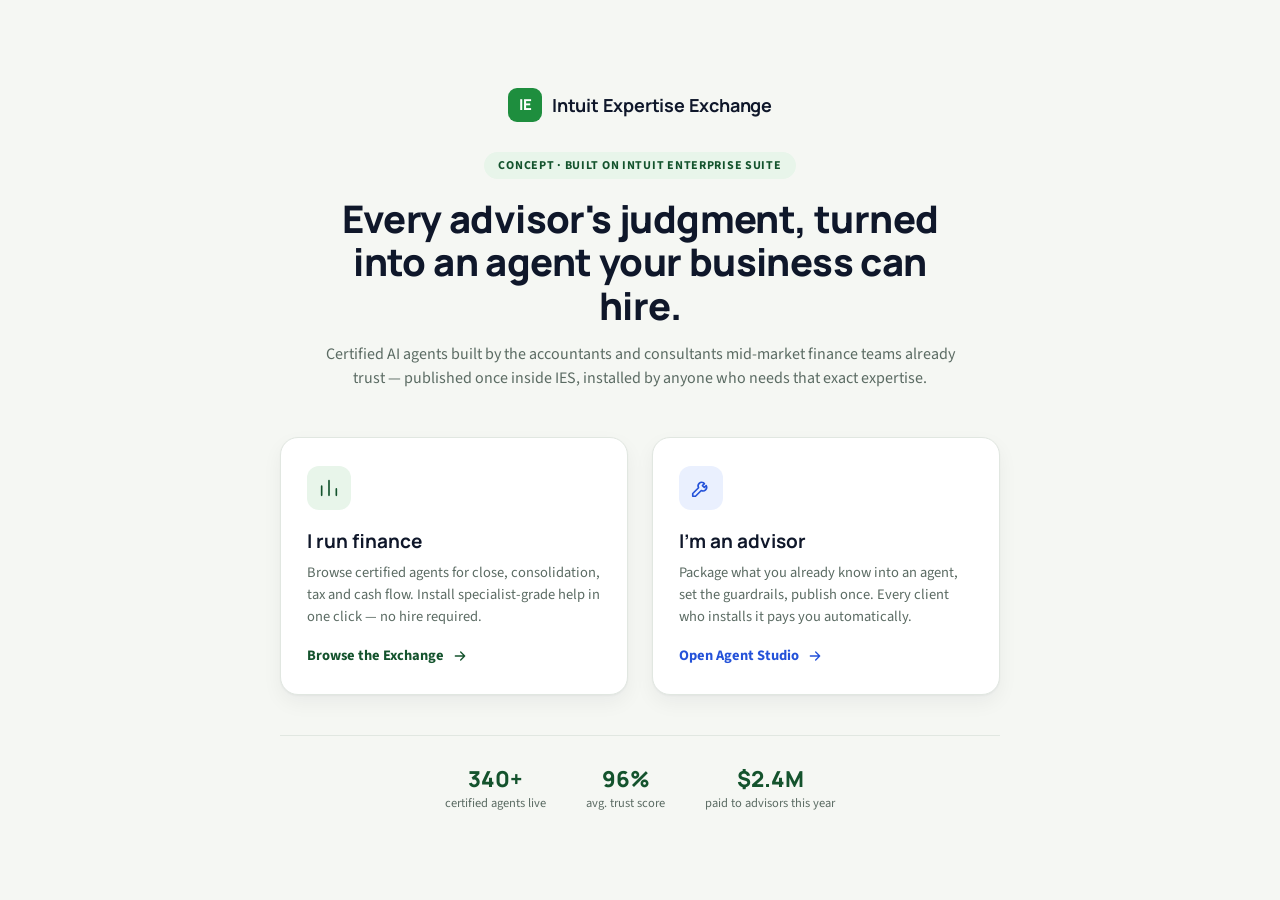
<file: index.html>
<!doctype html>
<html lang="en">
<head>
<meta charset="utf-8">
<meta name="viewport" content="width=device-width, initial-scale=1">
<title>Intuit Expertise Exchange</title>
<meta name="description" content="Every advisor's judgment, turned into an agent your business can hire.">
<link rel="preconnect" href="https://fonts.googleapis.com">
<link href="https://fonts.googleapis.com/css2?family=Manrope:wght@500;700;800&family=Source+Sans+3:wght@400;500;600;700&display=swap" rel="stylesheet">
<link rel="stylesheet" href="styles.css">
</head>
<body>
<div class="page" style="align-items:center; justify-content:center; padding:56px 20px;">
  <div style="width:100%; max-width:720px; display:flex; flex-direction:column; align-items:center;">

    <div style="display:flex; align-items:center; gap:10px; margin-bottom:30px;">
      <div style="width:34px; height:34px; border-radius:9px; background:var(--brand); display:flex; align-items:center; justify-content:center; color:#fff; font-family:'Manrope',sans-serif; font-weight:800; font-size:15px;">IE</div>
      <span style="font-family:'Manrope',sans-serif; font-weight:700; font-size:18px; letter-spacing:-.2px;">Intuit Expertise Exchange</span>
    </div>

    <div style="text-align:center; max-width:640px; margin-bottom:10px;">
      <div class="eyebrow" style="margin-bottom:18px;">Concept · Built on Intuit Enterprise Suite</div>
      <h1 style="font-size:38px; font-weight:800; line-height:1.15; letter-spacing:-.6px; margin:0 0 14px;">Every advisor's judgment, turned into an agent your business can hire.</h1>
      <p style="font-size:16px; line-height:1.55; color:var(--ink-soft); margin:0;">Certified AI agents built by the accountants and consultants mid-market finance teams already trust — published once inside IES, installed by anyone who needs that exact expertise.</p>
    </div>

    <div style="display:flex; gap:24px; margin-top:36px; width:100%; flex-wrap:wrap;">

      <a href="exchange.html" style="flex:1; min-width:260px;">
        <div class="role-card">
          <div class="icon-box brand" style="width:44px; height:44px; margin-bottom:18px;">
            <svg width="22" height="22" viewBox="0 0 24 24" fill="none" stroke="currentColor" stroke-width="1.8" stroke-linecap="round" stroke-linejoin="round"><path d="M4 20V10M12 20V4M20 20v-7"/></svg>
          </div>
          <div style="font-family:'Manrope',sans-serif; font-weight:700; font-size:19px; margin-bottom:8px;">I run finance</div>
          <p style="font-size:14.5px; color:var(--ink-soft); line-height:1.5; margin:0 0 18px; flex-grow:1;">Browse certified agents for close, consolidation, tax and cash flow. Install specialist-grade help in one click — no hire required.</p>
          <div style="display:flex; align-items:center; gap:8px; color:var(--brand-dark); font-weight:700; font-size:14.5px;">
            Browse the Exchange
            <svg width="16" height="16" viewBox="0 0 24 24" fill="none" stroke="currentColor" stroke-width="2" stroke-linecap="round" stroke-linejoin="round"><path d="M5 12h14M13 6l6 6-6 6"/></svg>
          </div>
        </div>
      </a>

      <a href="studio.html" style="flex:1; min-width:260px;">
        <div class="role-card">
          <div class="icon-box accent" style="width:44px; height:44px; margin-bottom:18px;">
            <svg width="22" height="22" viewBox="0 0 24 24" fill="none" stroke="currentColor" stroke-width="1.8" stroke-linecap="round" stroke-linejoin="round"><path d="M14.7 6.3a4 4 0 00-5.4 5.4L3 18v3h3l6.3-6.3a4 4 0 005.4-5.4l-2.1 2.1-2-2 2.1-2.1z"/></svg>
          </div>
          <div style="font-family:'Manrope',sans-serif; font-weight:700; font-size:19px; margin-bottom:8px;">I'm an advisor</div>
          <p style="font-size:14.5px; color:var(--ink-soft); line-height:1.5; margin:0 0 18px; flex-grow:1;">Package what you already know into an agent, set the guardrails, publish once. Every client who installs it pays you automatically.</p>
          <div style="display:flex; align-items:center; gap:8px; color:var(--accent); font-weight:700; font-size:14.5px;">
            Open Agent Studio
            <svg width="16" height="16" viewBox="0 0 24 24" fill="none" stroke="currentColor" stroke-width="2" stroke-linecap="round" stroke-linejoin="round"><path d="M5 12h14M13 6l6 6-6 6"/></svg>
          </div>
        </div>
      </a>

    </div>

    <div style="display:flex; gap:40px; margin-top:40px; padding-top:28px; border-top:1px solid var(--line); width:100%; justify-content:center; flex-wrap:wrap;">
      <div class="stat"><div class="num">340+</div><div class="label">certified agents live</div></div>
      <div class="stat"><div class="num">96%</div><div class="label">avg. trust score</div></div>
      <div class="stat"><div class="num">$2.4M</div><div class="label">paid to advisors this year</div></div>
    </div>

  </div>
</div>
</body>
</html>
</file>
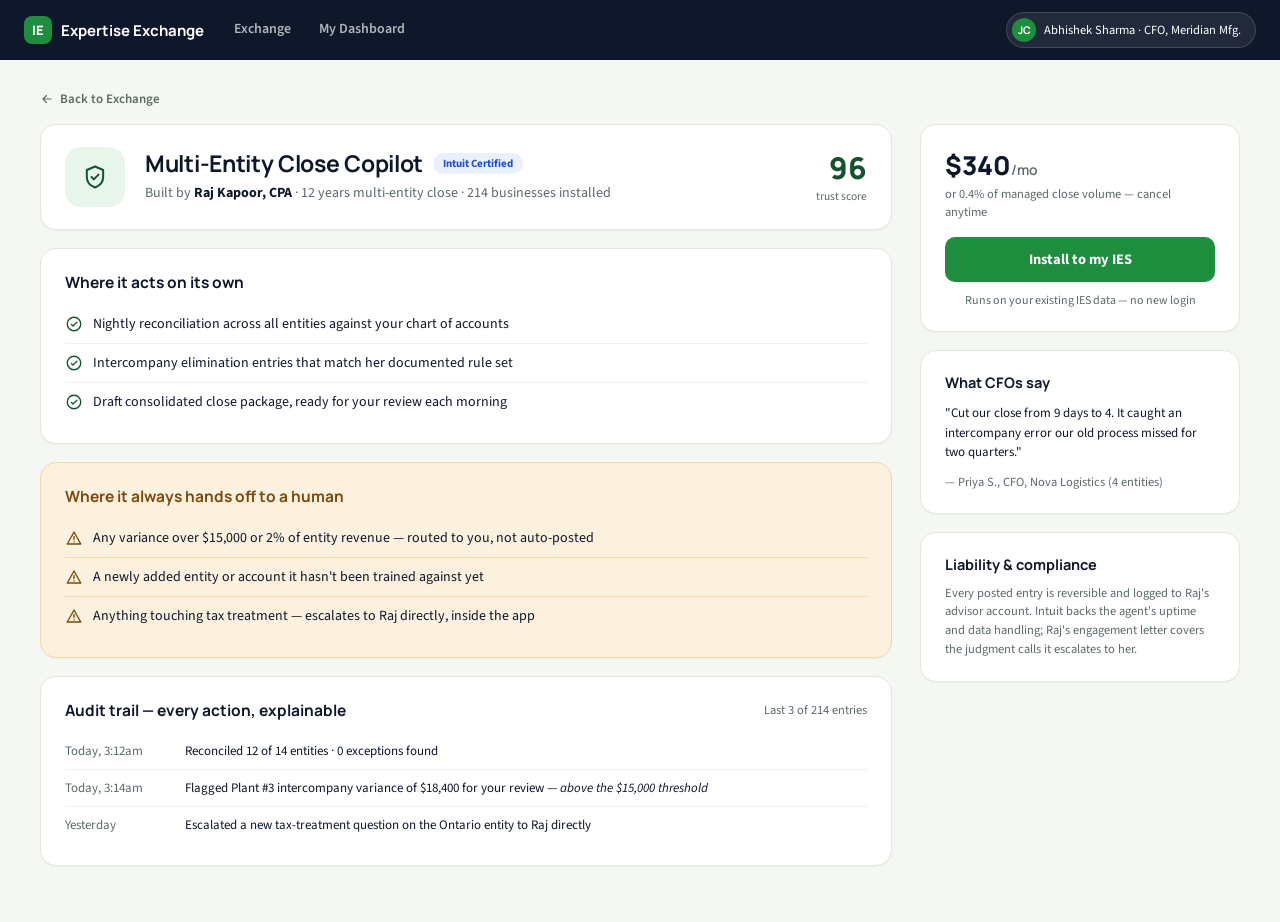
<file: agent.html>
<!doctype html>
<html lang="en">
<head>
<meta charset="utf-8">
<meta name="viewport" content="width=device-width, initial-scale=1">
<title>Multi-Entity Close Copilot — Agent detail</title>
<link rel="preconnect" href="https://fonts.googleapis.com">
<link href="https://fonts.googleapis.com/css2?family=Manrope:wght@500;700;800&family=Source+Sans+3:wght@400;500;600;700&display=swap" rel="stylesheet">
<link rel="stylesheet" href="styles.css">
</head>
<body>
<div class="page">

  <div class="topnav">
    <a href="index.html" class="brand">
      <div class="brand-mark">IE</div>
      <span class="brand-name">Expertise Exchange</span>
    </a>
    <nav>
      <a href="exchange.html" class="navlink">Exchange</a>
      <a href="dashboard.html" class="navlink">My Dashboard</a>
    </nav>
    <div class="spacer"></div>
    <div class="who">
      <div class="avatar">JC</div>
      <span>Abhishek Sharma · CFO, Meridian Mfg.</span>
    </div>
  </div>

  <div class="wrap">
    <div class="container">

      <a href="exchange.html" style="display:inline-flex; align-items:center; gap:6px; font-size:13px; color:var(--ink-soft); font-weight:600; margin-bottom:16px;">
        <svg width="14" height="14" viewBox="0 0 24 24" fill="none" stroke="currentColor" stroke-width="2" stroke-linecap="round" stroke-linejoin="round"><path d="M19 12H5M11 6l-6 6 6 6"/></svg>
        Back to Exchange
      </a>

      <div style="display:flex; gap:28px; flex-wrap:wrap;">

        <div style="flex:2 1 480px;">

          <div class="card" style="margin-bottom:18px; padding:22px 24px; display:flex; gap:20px; align-items:flex-start; flex-wrap:wrap;">
            <div class="icon-box brand" style="width:60px; height:60px; border-radius:16px;">
              <svg width="28" height="28" viewBox="0 0 24 24" fill="none" stroke="currentColor" stroke-width="1.7" stroke-linecap="round" stroke-linejoin="round"><path d="M12 3l7 3v6c0 4.5-3 7.5-7 9-4-1.5-7-4.5-7-9V6l7-3z"/><path d="M9 12l2 2 4-4"/></svg>
            </div>
            <div style="flex-grow:1; min-width:200px;">
              <div style="display:flex; align-items:center; gap:10px; margin-bottom:4px; flex-wrap:wrap;">
                <h1 style="font-size:23px; letter-spacing:-.3px;">Multi-Entity Close Copilot</h1>
                <span class="badge certified">Intuit Certified</span>
              </div>
              <div class="muted" style="font-size:14px;">Built by <strong style="color:var(--ink);">Raj Kapoor, CPA</strong> · 12 years multi-entity close · 214 businesses installed</div>
            </div>
            <div style="text-align:right; flex-shrink:0;">
              <div style="font-family:'Manrope',sans-serif; font-weight:800; font-size:30px; color:var(--brand-dark);">96</div>
              <div style="font-size:11.5px; color:var(--ink-soft);">trust score</div>
            </div>
          </div>

          <div class="card" style="margin-bottom:18px; padding:22px 24px;">
            <div style="font-family:'Manrope',sans-serif; font-weight:700; font-size:15.5px; margin-bottom:12px;">Where it acts on its own</div>
            <div class="row"><svg width="18" height="18" viewBox="0 0 24 24" fill="none" stroke="#14532D" stroke-width="1.8" stroke-linecap="round" stroke-linejoin="round" style="flex-shrink:0; margin-top:1px;"><circle cx="12" cy="12" r="9"/><path d="M8.5 12.5l2.2 2.2L16 9.5"/></svg><span style="font-size:14px;">Nightly reconciliation across all entities against your chart of accounts</span></div>
            <div class="row"><svg width="18" height="18" viewBox="0 0 24 24" fill="none" stroke="#14532D" stroke-width="1.8" stroke-linecap="round" stroke-linejoin="round" style="flex-shrink:0; margin-top:1px;"><circle cx="12" cy="12" r="9"/><path d="M8.5 12.5l2.2 2.2L16 9.5"/></svg><span style="font-size:14px;">Intercompany elimination entries that match her documented rule set</span></div>
            <div class="row"><svg width="18" height="18" viewBox="0 0 24 24" fill="none" stroke="#14532D" stroke-width="1.8" stroke-linecap="round" stroke-linejoin="round" style="flex-shrink:0; margin-top:1px;"><circle cx="12" cy="12" r="9"/><path d="M8.5 12.5l2.2 2.2L16 9.5"/></svg><span style="font-size:14px;">Draft consolidated close package, ready for your review each morning</span></div>
          </div>

          <div class="card amber" style="margin-bottom:18px; padding:22px 24px;">
            <div style="font-family:'Manrope',sans-serif; font-weight:700; font-size:15.5px; margin-bottom:12px; color:#7C4A0A;">Where it always hands off to a human</div>
            <div class="row" style="border-bottom-color:#F1D9A8;"><svg width="18" height="18" viewBox="0 0 24 24" fill="none" stroke="#7C4A0A" stroke-width="1.8" stroke-linecap="round" stroke-linejoin="round" style="flex-shrink:0; margin-top:1px;"><path d="M12 4l9 16H3L12 4z"/><path d="M12 10v4M12 17h.01"/></svg><span style="font-size:14px;">Any variance over $15,000 or 2% of entity revenue — routed to you, not auto-posted</span></div>
            <div class="row" style="border-bottom-color:#F1D9A8;"><svg width="18" height="18" viewBox="0 0 24 24" fill="none" stroke="#7C4A0A" stroke-width="1.8" stroke-linecap="round" stroke-linejoin="round" style="flex-shrink:0; margin-top:1px;"><path d="M12 4l9 16H3L12 4z"/><path d="M12 10v4M12 17h.01"/></svg><span style="font-size:14px;">A newly added entity or account it hasn't been trained against yet</span></div>
            <div class="row" style="border-bottom:none;"><svg width="18" height="18" viewBox="0 0 24 24" fill="none" stroke="#7C4A0A" stroke-width="1.8" stroke-linecap="round" stroke-linejoin="round" style="flex-shrink:0; margin-top:1px;"><path d="M12 4l9 16H3L12 4z"/><path d="M12 10v4M12 17h.01"/></svg><span style="font-size:14px;">Anything touching tax treatment — escalates to Raj directly, inside the app</span></div>
          </div>

          <div class="card" style="padding:22px 24px;">
            <div style="display:flex; align-items:center; justify-content:space-between; margin-bottom:12px; flex-wrap:wrap; gap:8px;">
              <div style="font-family:'Manrope',sans-serif; font-weight:700; font-size:15.5px;">Audit trail — every action, explainable</div>
              <span class="small muted">Last 3 of 214 entries</span>
            </div>
            <div style="font-size:13px;">
              <div class="row"><span class="muted" style="width:110px; flex-shrink:0;">Today, 3:12am</span><span>Reconciled 12 of 14 entities · 0 exceptions found</span></div>
              <div class="row"><span class="muted" style="width:110px; flex-shrink:0;">Today, 3:14am</span><span>Flagged Plant #3 intercompany variance of $18,400 for your review — <em>above the $15,000 threshold</em></span></div>
              <div class="row" style="border-bottom:none;"><span class="muted" style="width:110px; flex-shrink:0;">Yesterday</span><span>Escalated a new tax-treatment question on the Ontario entity to Raj directly</span></div>
            </div>
          </div>

        </div>

        <div style="flex:1 1 280px; max-width:320px;">
          <div class="card" style="margin-bottom:18px; padding:22px 24px;">
            <div style="font-family:'Manrope',sans-serif; font-weight:800; font-size:26px; margin-bottom:2px;">$340<span style="font-size:14px; font-weight:600; color:var(--ink-soft);">/mo</span></div>
            <div class="small muted" style="margin-bottom:16px;">or 0.4% of managed close volume — cancel anytime</div>
            <a href="dashboard.html" class="btn btn-primary" style="width:100%; margin-bottom:10px;">Install to my IES</a>
            <div style="font-size:12px; color:var(--ink-soft); text-align:center;">Runs on your existing IES data — no new login</div>
          </div>
          <div class="card" style="margin-bottom:18px; padding:22px 24px;">
            <div style="font-family:'Manrope',sans-serif; font-weight:700; font-size:14.5px; margin-bottom:12px;">What CFOs say</div>
            <p style="font-size:13px; line-height:1.5; margin:0 0 10px;">"Cut our close from 9 days to 4. It caught an intercompany error our old process missed for two quarters."</p>
            <div class="small muted">— Priya S., CFO, Nova Logistics (4 entities)</div>
          </div>
          <div class="card" style="padding:22px 24px;">
            <div style="font-family:'Manrope',sans-serif; font-weight:700; font-size:14.5px; margin-bottom:10px;">Liability &amp; compliance</div>
            <p class="small muted" style="line-height:1.5; margin:0;">Every posted entry is reversible and logged to Raj's advisor account. Intuit backs the agent's uptime and data handling; Raj's engagement letter covers the judgment calls it escalates to her.</p>
          </div>
        </div>

      </div>
    </div>
  </div>
</div>
</body>
</html>
</file>
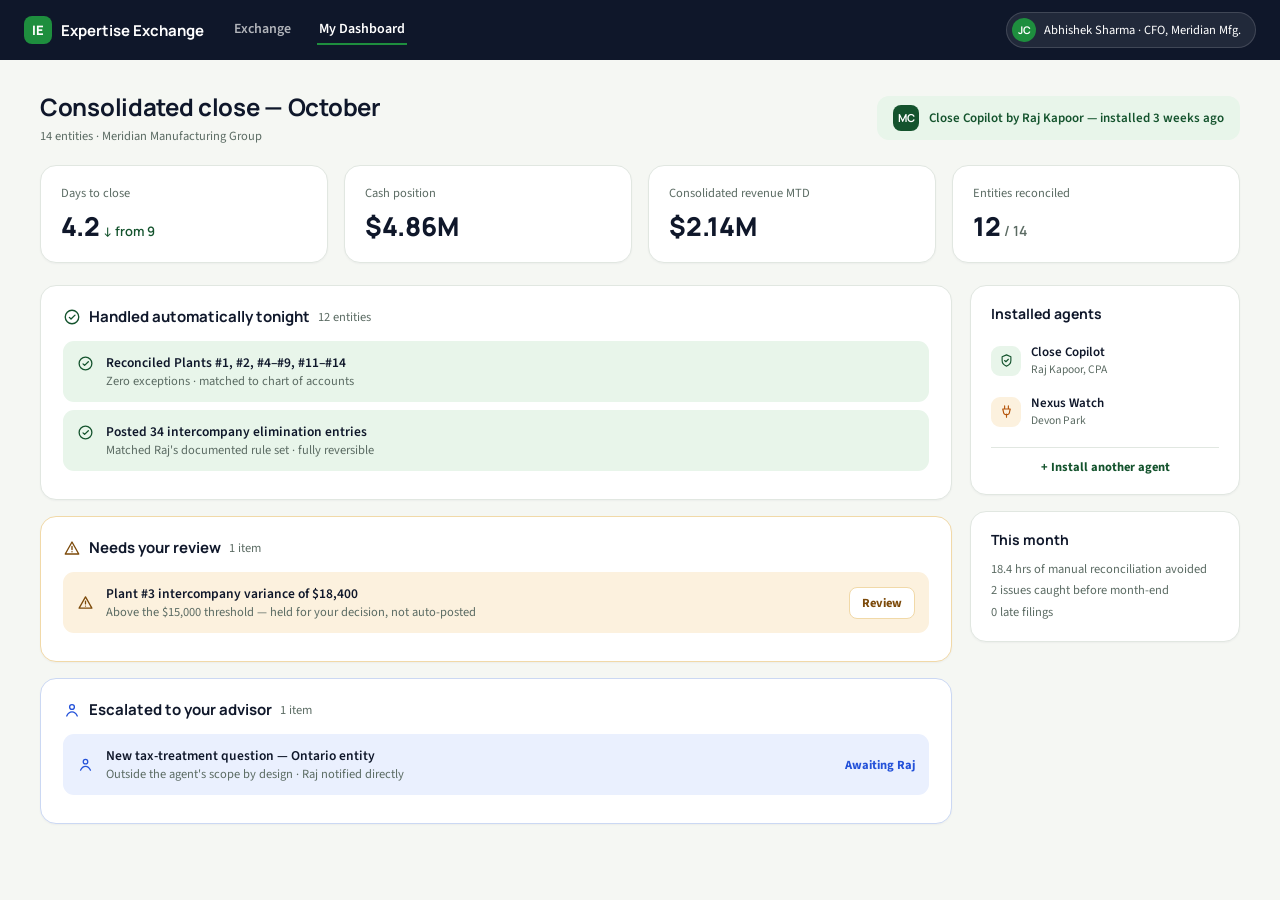
<file: dashboard.html>
<!doctype html>
<html lang="en">
<head>
<meta charset="utf-8">
<meta name="viewport" content="width=device-width, initial-scale=1">
<title>IES Dashboard — Meridian Manufacturing</title>
<link rel="preconnect" href="https://fonts.googleapis.com">
<link href="https://fonts.googleapis.com/css2?family=Manrope:wght@500;700;800&family=Source+Sans+3:wght@400;500;600;700&display=swap" rel="stylesheet">
<link rel="stylesheet" href="styles.css">
</head>
<body>
<div class="page">

  <div class="topnav">
    <a href="index.html" class="brand">
      <div class="brand-mark">IE</div>
      <span class="brand-name">Expertise Exchange</span>
    </a>
    <nav>
      <a href="exchange.html" class="navlink">Exchange</a>
      <a href="dashboard.html" class="navlink active">My Dashboard</a>
    </nav>
    <div class="spacer"></div>
    <div class="who">
      <div class="avatar">JC</div>
      <span>Abhishek Sharma · CFO, Meridian Mfg.</span>
    </div>
  </div>

  <div class="wrap">
    <div class="container">

      <div style="display:flex; align-items:center; justify-content:space-between; gap:16px; flex-wrap:wrap; margin-bottom:20px;">
        <div>
          <h1 style="font-size:24px; margin-bottom:4px; letter-spacing:-.3px;">Consolidated close — October</h1>
          <p class="muted small" style="margin:0;">14 entities · Meridian Manufacturing Group</p>
        </div>
        <a href="agent.html" style="display:flex; align-items:center; gap:10px; background:var(--brand-soft); border-radius:12px; padding:9px 16px;">
          <div style="width:26px; height:26px; border-radius:8px; background:var(--brand-dark); color:#fff; font-size:11px; font-weight:700; display:flex; align-items:center; justify-content:center; font-family:'Manrope',sans-serif;">MC</div>
          <span style="font-size:13px; font-weight:600; color:var(--brand-dark);">Close Copilot by Raj Kapoor — installed 3 weeks ago</span>
        </a>
      </div>

      <div class="grid-4" style="margin-bottom:22px;">
        <div class="card" style="padding:18px 20px;">
          <div class="small muted" style="margin-bottom:6px;">Days to close</div>
          <div style="font-family:'Manrope',sans-serif; font-weight:800; font-size:26px;">4.2<span style="font-size:13px; font-weight:600; color:var(--brand-dark);"> ↓ from 9</span></div>
        </div>
        <div class="card" style="padding:18px 20px;">
          <div class="small muted" style="margin-bottom:6px;">Cash position</div>
          <div style="font-family:'Manrope',sans-serif; font-weight:800; font-size:26px;">$4.86M</div>
        </div>
        <div class="card" style="padding:18px 20px;">
          <div class="small muted" style="margin-bottom:6px;">Consolidated revenue MTD</div>
          <div style="font-family:'Manrope',sans-serif; font-weight:800; font-size:26px;">$2.14M</div>
        </div>
        <div class="card" style="padding:18px 20px;">
          <div class="small muted" style="margin-bottom:6px;">Entities reconciled</div>
          <div style="font-family:'Manrope',sans-serif; font-weight:800; font-size:26px;">12<span style="font-size:14px; font-weight:600; color:var(--ink-soft);"> / 14</span></div>
        </div>
      </div>

      <div style="display:flex; gap:18px; flex-wrap:wrap;">

        <div style="flex:2 1 480px;">
          <div class="card" style="padding:20px 22px; margin-bottom:16px;">
            <div style="display:flex; align-items:center; gap:8px; margin-bottom:14px; flex-wrap:wrap;">
              <svg width="18" height="18" viewBox="0 0 24 24" fill="none" stroke="#14532D" stroke-width="1.8" stroke-linecap="round" stroke-linejoin="round"><circle cx="12" cy="12" r="9"/><path d="M8.5 12.5l2.2 2.2L16 9.5"/></svg>
              <span style="font-family:'Manrope',sans-serif; font-weight:700; font-size:15px;">Handled automatically tonight</span>
              <span class="small muted">12 entities</span>
            </div>
            <div class="task" style="background:var(--brand-soft);">
              <svg width="17" height="17" viewBox="0 0 24 24" fill="none" stroke="#14532D" stroke-width="1.8" stroke-linecap="round" stroke-linejoin="round" style="flex-shrink:0; margin-top:2px;"><circle cx="12" cy="12" r="9"/><path d="M8.5 12.5l2.2 2.2L16 9.5"/></svg>
              <div><div style="font-size:13.5px; font-weight:600;">Reconciled Plants #1, #2, #4–#9, #11–#14</div><div class="small muted">Zero exceptions · matched to chart of accounts</div></div>
            </div>
            <div class="task" style="background:var(--brand-soft);">
              <svg width="17" height="17" viewBox="0 0 24 24" fill="none" stroke="#14532D" stroke-width="1.8" stroke-linecap="round" stroke-linejoin="round" style="flex-shrink:0; margin-top:2px;"><circle cx="12" cy="12" r="9"/><path d="M8.5 12.5l2.2 2.2L16 9.5"/></svg>
              <div><div style="font-size:13.5px; font-weight:600;">Posted 34 intercompany elimination entries</div><div class="small muted">Matched Raj's documented rule set · fully reversible</div></div>
            </div>
          </div>

          <div class="card" style="padding:20px 22px; margin-bottom:16px; border-color:#F1D9A8;">
            <div style="display:flex; align-items:center; gap:8px; margin-bottom:14px; flex-wrap:wrap;">
              <svg width="18" height="18" viewBox="0 0 24 24" fill="none" stroke="#7C4A0A" stroke-width="1.8" stroke-linecap="round" stroke-linejoin="round"><path d="M12 4l9 16H3L12 4z"/><path d="M12 10v4M12 17h.01"/></svg>
              <span style="font-family:'Manrope',sans-serif; font-weight:700; font-size:15px;">Needs your review</span>
              <span class="small muted">1 item</span>
            </div>
            <div class="task" style="background:var(--amber-soft); align-items:center; flex-wrap:wrap;">
              <svg width="17" height="17" viewBox="0 0 24 24" fill="none" stroke="#7C4A0A" stroke-width="1.8" stroke-linecap="round" stroke-linejoin="round" style="flex-shrink:0;"><path d="M12 4l9 16H3L12 4z"/><path d="M12 10v4M12 17h.01"/></svg>
              <div style="flex-grow:1; min-width:200px;"><div style="font-size:13.5px; font-weight:600;">Plant #3 intercompany variance of $18,400</div><div class="small muted">Above the $15,000 threshold — held for your decision, not auto-posted</div></div>
              <div style="background:#fff; border:1px solid #F1D9A8; border-radius:8px; padding:6px 12px; font-size:12.5px; font-weight:700; color:#7C4A0A; flex-shrink:0;">Review</div>
            </div>
          </div>

          <div class="card" style="padding:20px 22px; border-color:#CBD8F3;">
            <div style="display:flex; align-items:center; gap:8px; margin-bottom:14px; flex-wrap:wrap;">
              <svg width="18" height="18" viewBox="0 0 24 24" fill="none" stroke="#2452D9" stroke-width="1.8" stroke-linecap="round" stroke-linejoin="round"><circle cx="12" cy="8" r="3.2"/><path d="M5 20c1.5-3.5 4.5-5.5 7-5.5s5.5 2 7 5.5"/></svg>
              <span style="font-family:'Manrope',sans-serif; font-weight:700; font-size:15px;">Escalated to your advisor</span>
              <span class="small muted">1 item</span>
            </div>
            <div class="task" style="background:var(--accent-soft); align-items:center; flex-wrap:wrap;">
              <svg width="17" height="17" viewBox="0 0 24 24" fill="none" stroke="#2452D9" stroke-width="1.8" stroke-linecap="round" stroke-linejoin="round" style="flex-shrink:0;"><circle cx="12" cy="8" r="3.2"/><path d="M5 20c1.5-3.5 4.5-5.5 7-5.5s5.5 2 7 5.5"/></svg>
              <div style="flex-grow:1; min-width:200px;"><div style="font-size:13.5px; font-weight:600;">New tax-treatment question — Ontario entity</div><div class="small muted">Outside the agent's scope by design · Raj notified directly</div></div>
              <div style="font-size:12.5px; font-weight:700; color:#2452D9; flex-shrink:0;">Awaiting Raj</div>
            </div>
          </div>
        </div>

        <div style="flex:1 1 250px; max-width:270px;">
          <div class="card" style="padding:18px 20px; margin-bottom:16px;">
            <div style="font-family:'Manrope',sans-serif; font-weight:700; font-size:14px; margin-bottom:12px;">Installed agents</div>
            <div style="display:flex; align-items:center; gap:10px; padding:8px 0;">
              <div class="icon-box brand" style="width:30px; height:30px; border-radius:9px;">
                <svg width="15" height="15" viewBox="0 0 24 24" fill="none" stroke="currentColor" stroke-width="1.8" stroke-linecap="round" stroke-linejoin="round"><path d="M12 3l7 3v6c0 4.5-3 7.5-7 9-4-1.5-7-4.5-7-9V6l7-3z"/><path d="M9 12l2 2 4-4"/></svg>
              </div>
              <div style="flex-grow:1;"><div style="font-size:13px; font-weight:600;">Close Copilot</div><div style="font-size:11.5px; color:var(--ink-soft);">Raj Kapoor, CPA</div></div>
            </div>
            <div style="display:flex; align-items:center; gap:10px; padding:8px 0;">
              <div class="icon-box amber" style="width:30px; height:30px; border-radius:9px;">
                <svg width="15" height="15" viewBox="0 0 24 24" fill="none" stroke="currentColor" stroke-width="1.8" stroke-linecap="round" stroke-linejoin="round"><path d="M9 3v5M15 3v5M6 8h12l-1 4a5 5 0 01-10 0L6 8z"/><path d="M12 16v5"/></svg>
              </div>
              <div style="flex-grow:1;"><div style="font-size:13px; font-weight:600;">Nexus Watch</div><div style="font-size:11.5px; color:var(--ink-soft);">Devon Park</div></div>
            </div>
            <a href="exchange.html" style="display:block; text-align:center; margin-top:10px; font-size:12.5px; font-weight:700; color:var(--brand-dark); padding-top:10px; border-top:1px solid var(--line);">+ Install another agent</a>
          </div>
          <div class="card" style="padding:18px 20px;">
            <div style="font-family:'Manrope',sans-serif; font-weight:700; font-size:14px; margin-bottom:10px;">This month</div>
            <div class="small muted" style="line-height:1.7;">
              18.4 hrs of manual reconciliation avoided<br>
              2 issues caught before month-end<br>
              0 late filings
            </div>
          </div>
        </div>

      </div>
    </div>
  </div>
</div>
</body>
</html>
</file>
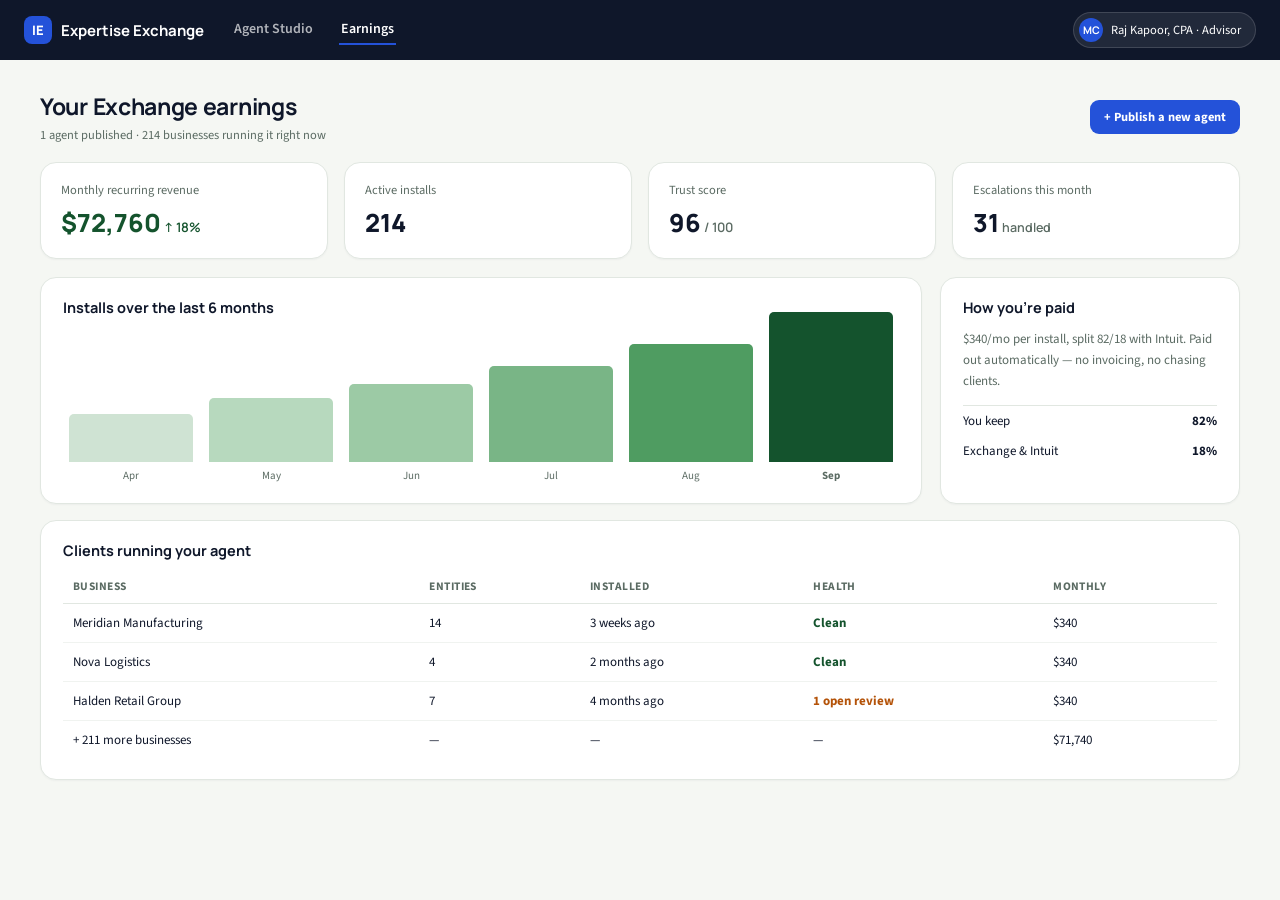
<file: earnings.html>
<!doctype html>
<html lang="en">
<head>
<meta charset="utf-8">
<meta name="viewport" content="width=device-width, initial-scale=1">
<title>Advisor Earnings — Raj Kapoor, CPA</title>
<link rel="preconnect" href="https://fonts.googleapis.com">
<link href="https://fonts.googleapis.com/css2?family=Manrope:wght@500;700;800&family=Source+Sans+3:wght@400;500;600;700&display=swap" rel="stylesheet">
<link rel="stylesheet" href="styles.css">
</head>
<body>
<div class="page">

  <div class="topnav accent">
    <a href="index.html" class="brand">
      <div class="brand-mark">IE</div>
      <span class="brand-name">Expertise Exchange</span>
    </a>
    <nav>
      <a href="studio.html" class="navlink">Agent Studio</a>
      <a href="earnings.html" class="navlink active">Earnings</a>
    </nav>
    <div class="spacer"></div>
    <div class="who">
      <div class="avatar">MC</div>
      <span>Raj Kapoor, CPA · Advisor</span>
    </div>
  </div>

  <div class="wrap">
    <div class="container">

      <div style="display:flex; align-items:center; justify-content:space-between; gap:16px; flex-wrap:wrap; margin-bottom:18px;">
        <div>
          <h1 style="font-size:23px; margin-bottom:4px; letter-spacing:-.3px;">Your Exchange earnings</h1>
          <p class="muted small" style="margin:0;">1 agent published · 214 businesses running it right now</p>
        </div>
        <a href="studio.html" class="btn btn-accent btn-sm">+ Publish a new agent</a>
      </div>

      <div class="grid-4" style="margin-bottom:18px;">
        <div class="card" style="padding:18px 20px;">
          <div class="small muted" style="margin-bottom:6px;">Monthly recurring revenue</div>
          <div style="font-family:'Manrope',sans-serif; font-weight:800; font-size:25px; color:var(--brand-dark);">$72,760<span style="font-size:13px; font-weight:600;"> ↑ 18%</span></div>
        </div>
        <div class="card" style="padding:18px 20px;">
          <div class="small muted" style="margin-bottom:6px;">Active installs</div>
          <div style="font-family:'Manrope',sans-serif; font-weight:800; font-size:25px;">214</div>
        </div>
        <div class="card" style="padding:18px 20px;">
          <div class="small muted" style="margin-bottom:6px;">Trust score</div>
          <div style="font-family:'Manrope',sans-serif; font-weight:800; font-size:25px;">96<span style="font-size:13px; font-weight:600; color:var(--ink-soft);"> / 100</span></div>
        </div>
        <div class="card" style="padding:18px 20px;">
          <div class="small muted" style="margin-bottom:6px;">Escalations this month</div>
          <div style="font-family:'Manrope',sans-serif; font-weight:800; font-size:25px;">31<span style="font-size:12.5px; font-weight:600; color:var(--ink-soft);"> handled</span></div>
        </div>
      </div>

      <div style="display:flex; gap:18px; flex-wrap:wrap;">

        <div class="card" style="flex:2 1 420px; padding:20px 22px;">
          <div style="font-family:'Manrope',sans-serif; font-weight:700; font-size:14.5px; margin-bottom:16px;">Installs over the last 6 months</div>
          <div style="display:flex; align-items:flex-end; gap:16px; height:150px; padding:0 6px;">
            <div style="flex:1; display:flex; flex-direction:column; align-items:center; gap:6px;"><div style="width:100%; height:48px; background:#CFE3D3; border-radius:5px 5px 0 0;"></div><span style="font-size:11px; color:var(--ink-soft);">Apr</span></div>
            <div style="flex:1; display:flex; flex-direction:column; align-items:center; gap:6px;"><div style="width:100%; height:64px; background:#B7D9BE; border-radius:5px 5px 0 0;"></div><span style="font-size:11px; color:var(--ink-soft);">May</span></div>
            <div style="flex:1; display:flex; flex-direction:column; align-items:center; gap:6px;"><div style="width:100%; height:78px; background:#9CCAA5; border-radius:5px 5px 0 0;"></div><span style="font-size:11px; color:var(--ink-soft);">Jun</span></div>
            <div style="flex:1; display:flex; flex-direction:column; align-items:center; gap:6px;"><div style="width:100%; height:96px; background:#79B586; border-radius:5px 5px 0 0;"></div><span style="font-size:11px; color:var(--ink-soft);">Jul</span></div>
            <div style="flex:1; display:flex; flex-direction:column; align-items:center; gap:6px;"><div style="width:100%; height:118px; background:#4F9C61; border-radius:5px 5px 0 0;"></div><span style="font-size:11px; color:var(--ink-soft);">Aug</span></div>
            <div style="flex:1; display:flex; flex-direction:column; align-items:center; gap:6px;"><div style="width:100%; height:150px; background:var(--brand-dark); border-radius:5px 5px 0 0;"></div><span style="font-size:11px; color:var(--ink-soft); font-weight:700;">Sep</span></div>
          </div>
        </div>

        <div class="card" style="flex:1 1 260px; max-width:300px; padding:20px 22px;">
          <div style="font-family:'Manrope',sans-serif; font-weight:700; font-size:14.5px; margin-bottom:12px;">How you're paid</div>
          <div class="muted" style="font-size:13px; line-height:1.6; margin-bottom:14px;">$340/mo per install, split 82/18 with Intuit. Paid out automatically — no invoicing, no chasing clients.</div>
          <div style="display:flex; justify-content:space-between; font-size:13px; padding:6px 0; border-top:1px solid var(--line);"><span>You keep</span><span style="font-weight:700;">82%</span></div>
          <div style="display:flex; justify-content:space-between; font-size:13px; padding:6px 0;"><span>Exchange &amp; Intuit</span><span style="font-weight:700;">18%</span></div>
        </div>

      </div>

      <div class="card" style="margin-top:16px; padding:20px 22px; overflow-x:auto;">
        <div style="font-family:'Manrope',sans-serif; font-weight:700; font-size:14.5px; margin-bottom:10px;">Clients running your agent</div>
        <table>
          <tr><th>Business</th><th>Entities</th><th>Installed</th><th>Health</th><th>Monthly</th></tr>
          <tr><td>Meridian Manufacturing</td><td>14</td><td>3 weeks ago</td><td style="color:var(--brand-dark); font-weight:700;">Clean</td><td>$340</td></tr>
          <tr><td>Nova Logistics</td><td>4</td><td>2 months ago</td><td style="color:var(--brand-dark); font-weight:700;">Clean</td><td>$340</td></tr>
          <tr><td>Halden Retail Group</td><td>7</td><td>4 months ago</td><td style="color:#B45309; font-weight:700;">1 open review</td><td>$340</td></tr>
          <tr><td>+ 211 more businesses</td><td>—</td><td>—</td><td>—</td><td>$71,740</td></tr>
        </table>
      </div>

    </div>
  </div>
</div>
</body>
</html>
</file>
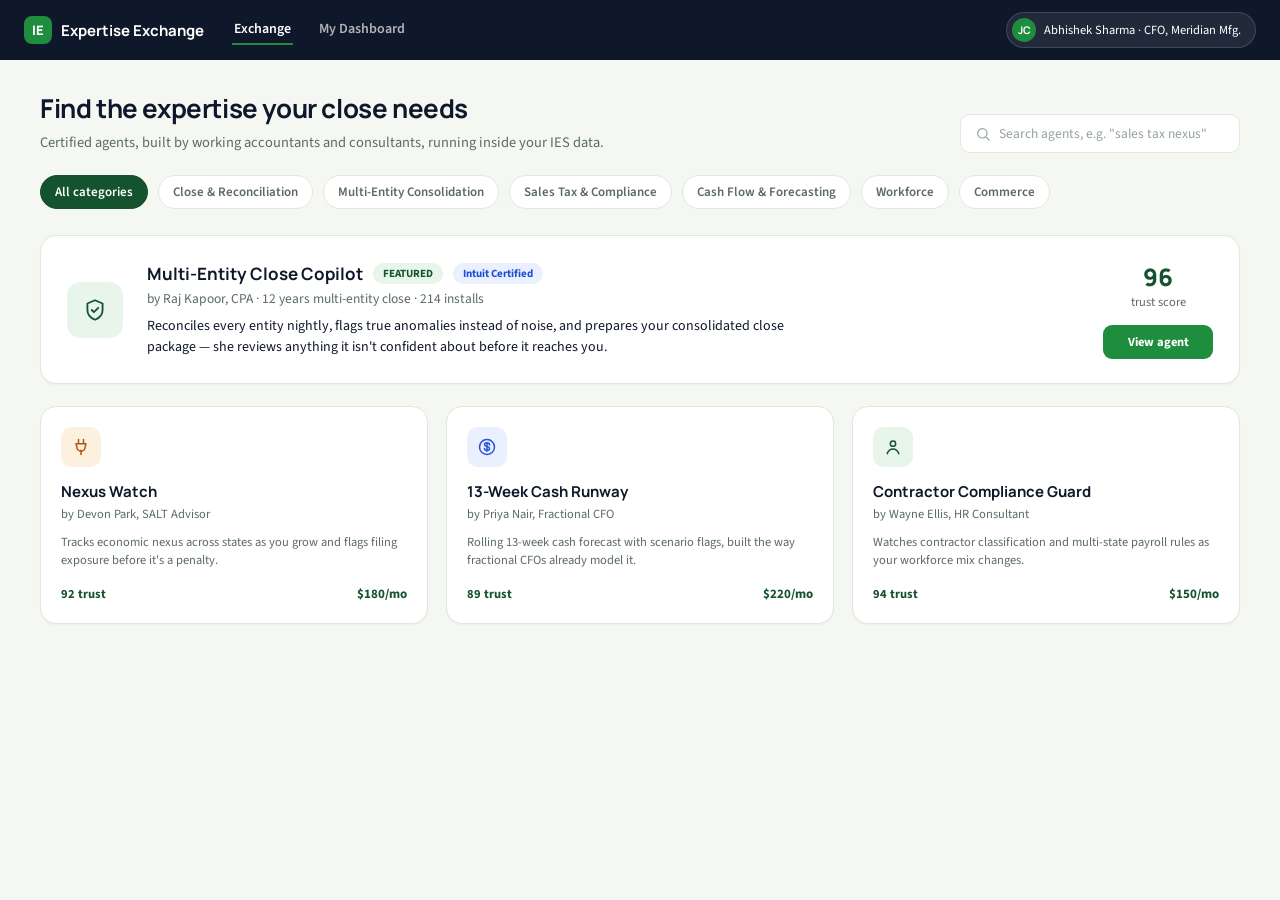
<file: exchange.html>
<!doctype html>
<html lang="en">
<head>
<meta charset="utf-8">
<meta name="viewport" content="width=device-width, initial-scale=1">
<title>Expertise Exchange — Browse agents</title>
<link rel="preconnect" href="https://fonts.googleapis.com">
<link href="https://fonts.googleapis.com/css2?family=Manrope:wght@500;700;800&family=Source+Sans+3:wght@400;500;600;700&display=swap" rel="stylesheet">
<link rel="stylesheet" href="styles.css">
</head>
<body>
<div class="page">

  <div class="topnav">
    <a href="index.html" class="brand">
      <div class="brand-mark">IE</div>
      <span class="brand-name">Expertise Exchange</span>
    </a>
    <nav>
      <a href="exchange.html" class="navlink active">Exchange</a>
      <a href="dashboard.html" class="navlink">My Dashboard</a>
    </nav>
    <div class="spacer"></div>
    <div class="who">
      <div class="avatar">JC</div>
      <span>Abhishek Sharma · CFO, Meridian Mfg.</span>
    </div>
  </div>

  <div class="wrap">
    <div class="container">

      <div style="display:flex; align-items:flex-end; justify-content:space-between; gap:20px; flex-wrap:wrap; margin-bottom:22px;">
        <div>
          <h1 style="font-size:26px; margin-bottom:6px; letter-spacing:-.4px;">Find the expertise your close needs</h1>
          <p class="muted" style="font-size:14.5px; margin:0;">Certified agents, built by working accountants and consultants, running inside your IES data.</p>
        </div>
        <div style="display:flex; align-items:center; gap:8px; background:#fff; border:1px solid var(--line); border-radius:10px; padding:9px 14px; width:280px;">
          <svg width="16" height="16" viewBox="0 0 24 24" fill="none" stroke="#94A3A0" stroke-width="1.8" stroke-linecap="round" stroke-linejoin="round"><circle cx="11" cy="11" r="7"/><path d="M21 21l-4.3-4.3"/></svg>
          <span style="font-size:13.5px; color:#94A3A0;">Search agents, e.g. "sales tax nexus"</span>
        </div>
      </div>

      <div style="display:flex; gap:10px; margin-bottom:26px; flex-wrap:wrap;">
        <div class="chip active">All categories</div>
        <div class="chip">Close &amp; Reconciliation</div>
        <div class="chip">Multi-Entity Consolidation</div>
        <div class="chip">Sales Tax &amp; Compliance</div>
        <div class="chip">Cash Flow &amp; Forecasting</div>
        <div class="chip">Workforce</div>
        <div class="chip">Commerce</div>
      </div>

      <a href="agent.html">
        <div class="card hover" style="padding:24px 26px; margin-bottom:22px; display:flex; gap:24px; align-items:center; flex-wrap:wrap;">
          <div class="icon-box brand" style="width:56px; height:56px; border-radius:14px;">
            <svg width="26" height="26" viewBox="0 0 24 24" fill="none" stroke="currentColor" stroke-width="1.7" stroke-linecap="round" stroke-linejoin="round"><path d="M12 3l7 3v6c0 4.5-3 7.5-7 9-4-1.5-7-4.5-7-9V6l7-3z"/><path d="M9 12l2 2 4-4"/></svg>
          </div>
          <div style="flex-grow:1; min-width:220px;">
            <div style="display:flex; align-items:center; gap:10px; margin-bottom:4px; flex-wrap:wrap;">
              <span style="font-family:'Manrope',sans-serif; font-weight:700; font-size:17px;">Multi-Entity Close Copilot</span>
              <span class="badge featured">FEATURED</span>
              <span class="badge certified">Intuit Certified</span>
            </div>
            <div class="muted" style="font-size:13.5px; margin-bottom:8px;">by Raj Kapoor, CPA · 12 years multi-entity close · 214 installs</div>
            <p style="font-size:14px; margin:0; max-width:640px; line-height:1.45;">Reconciles every entity nightly, flags true anomalies instead of noise, and prepares your consolidated close package — she reviews anything it isn't confident about before it reaches you.</p>
          </div>
          <div style="text-align:center; flex-shrink:0; width:110px;">
            <div style="font-family:'Manrope',sans-serif; font-weight:800; font-size:24px; color:var(--brand-dark);">96</div>
            <div class="small muted" style="margin-bottom:14px;">trust score</div>
            <div class="btn btn-primary btn-sm" style="width:100%;">View agent</div>
          </div>
        </div>
      </a>

      <div class="grid-3">

        <div class="card hover" style="padding:20px;">
          <div class="icon-box amber" style="width:40px; height:40px; border-radius:11px; margin-bottom:14px;">
            <svg width="20" height="20" viewBox="0 0 24 24" fill="none" stroke="currentColor" stroke-width="1.8" stroke-linecap="round" stroke-linejoin="round"><path d="M9 3v5M15 3v5M6 8h12l-1 4a5 5 0 01-10 0L6 8z"/><path d="M12 16v5"/></svg>
          </div>
          <div style="font-family:'Manrope',sans-serif; font-weight:700; font-size:15px; margin-bottom:3px;">Nexus Watch</div>
          <div class="small muted" style="margin-bottom:10px;">by Devon Park, SALT Advisor</div>
          <p class="small muted" style="line-height:1.45; margin:0 0 16px;">Tracks economic nexus across states as you grow and flags filing exposure before it's a penalty.</p>
          <div style="display:flex; justify-content:space-between; align-items:center;">
            <span class="small" style="font-weight:700; color:var(--brand-dark);">92 trust</span>
            <span style="font-size:13px; font-weight:700; color:var(--brand-dark);">$180/mo</span>
          </div>
        </div>

        <div class="card hover" style="padding:20px;">
          <div class="icon-box accent" style="width:40px; height:40px; border-radius:11px; margin-bottom:14px;">
            <svg width="20" height="20" viewBox="0 0 24 24" fill="none" stroke="currentColor" stroke-width="1.8" stroke-linecap="round" stroke-linejoin="round"><circle cx="12" cy="12" r="9"/><path d="M12 7v10M15 9.5c0-1.4-1.3-2.5-3-2.5s-3 .9-3 2.2c0 3 6 1.5 6 4.5 0 1.4-1.4 2.3-3 2.3s-3-1-3-2.3"/></svg>
          </div>
          <div style="font-family:'Manrope',sans-serif; font-weight:700; font-size:15px; margin-bottom:3px;">13-Week Cash Runway</div>
          <div class="small muted" style="margin-bottom:10px;">by Priya Nair, Fractional CFO</div>
          <p class="small muted" style="line-height:1.45; margin:0 0 16px;">Rolling 13-week cash forecast with scenario flags, built the way fractional CFOs already model it.</p>
          <div style="display:flex; justify-content:space-between; align-items:center;">
            <span class="small" style="font-weight:700; color:var(--brand-dark);">89 trust</span>
            <span style="font-size:13px; font-weight:700; color:var(--brand-dark);">$220/mo</span>
          </div>
        </div>

        <div class="card hover" style="padding:20px;">
          <div class="icon-box brand" style="width:40px; height:40px; border-radius:11px; margin-bottom:14px;">
            <svg width="20" height="20" viewBox="0 0 24 24" fill="none" stroke="currentColor" stroke-width="1.8" stroke-linecap="round" stroke-linejoin="round"><circle cx="12" cy="8" r="3.2"/><path d="M5 20c1.5-3.5 4.5-5.5 7-5.5s5.5 2 7 5.5"/></svg>
          </div>
          <div style="font-family:'Manrope',sans-serif; font-weight:700; font-size:15px; margin-bottom:3px;">Contractor Compliance Guard</div>
          <div class="small muted" style="margin-bottom:10px;">by Wayne Ellis, HR Consultant</div>
          <p class="small muted" style="line-height:1.45; margin:0 0 16px;">Watches contractor classification and multi-state payroll rules as your workforce mix changes.</p>
          <div style="display:flex; justify-content:space-between; align-items:center;">
            <span class="small" style="font-weight:700; color:var(--brand-dark);">94 trust</span>
            <span style="font-size:13px; font-weight:700; color:var(--brand-dark);">$150/mo</span>
          </div>
        </div>

      </div>
    </div>
  </div>
</div>
</body>
</html>
</file>
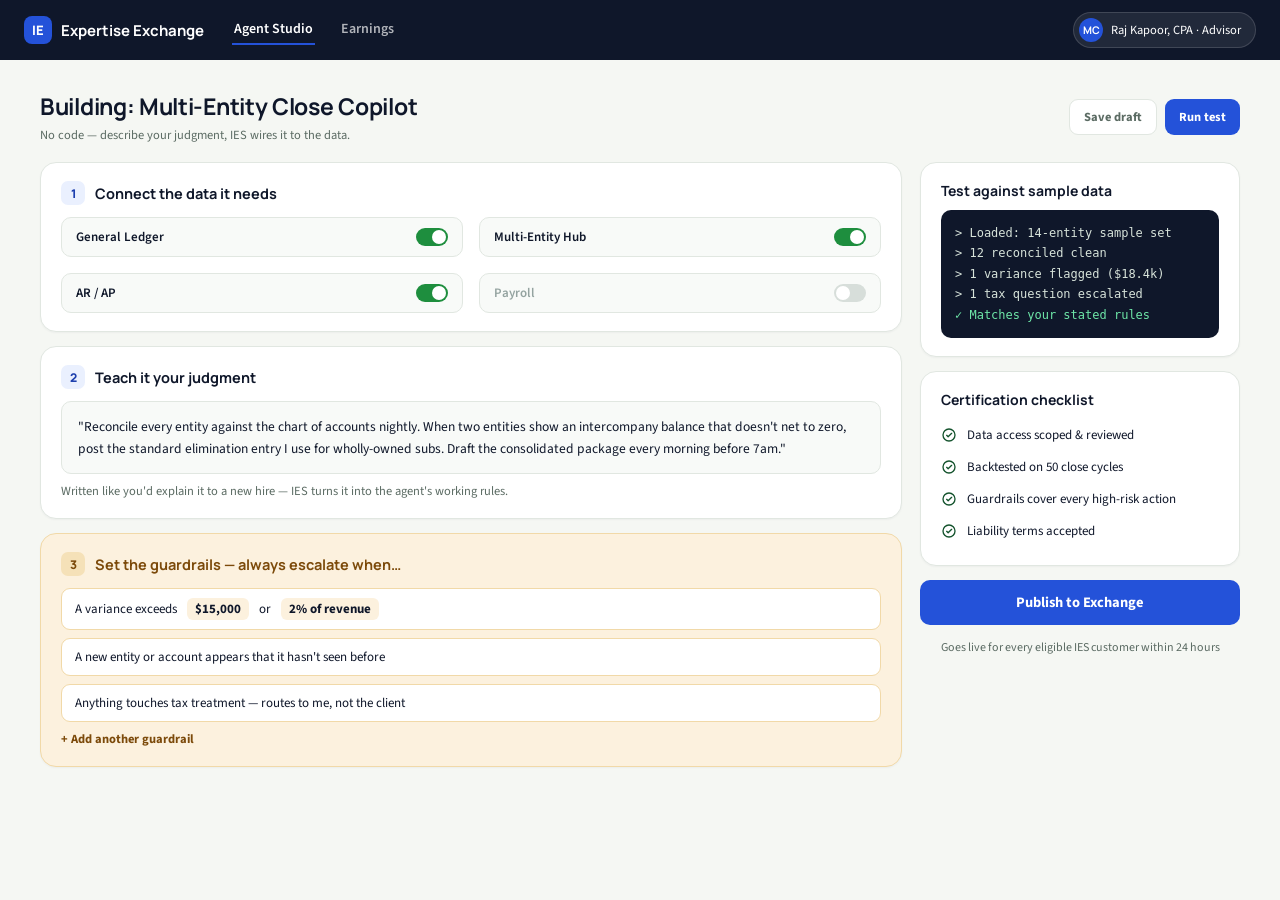
<file: studio.html>
<!doctype html>
<html lang="en">
<head>
<meta charset="utf-8">
<meta name="viewport" content="width=device-width, initial-scale=1">
<title>Agent Studio — Build your agent</title>
<link rel="preconnect" href="https://fonts.googleapis.com">
<link href="https://fonts.googleapis.com/css2?family=Manrope:wght@500;700;800&family=Source+Sans+3:wght@400;500;600;700&display=swap" rel="stylesheet">
<link rel="stylesheet" href="styles.css">
</head>
<body>
<div class="page">

  <div class="topnav accent">
    <a href="index.html" class="brand">
      <div class="brand-mark">IE</div>
      <span class="brand-name">Expertise Exchange</span>
    </a>
    <nav>
      <a href="studio.html" class="navlink active">Agent Studio</a>
      <a href="earnings.html" class="navlink">Earnings</a>
    </nav>
    <div class="spacer"></div>
    <div class="who">
      <div class="avatar">MC</div>
      <span>Raj Kapoor, CPA · Advisor</span>
    </div>
  </div>

  <div class="wrap">
    <div class="container">

      <div style="display:flex; align-items:center; justify-content:space-between; gap:16px; flex-wrap:wrap; margin-bottom:18px;">
        <div>
          <h1 style="font-size:23px; margin-bottom:4px; letter-spacing:-.3px;">Building: Multi-Entity Close Copilot</h1>
          <p class="muted small" style="margin:0;">No code — describe your judgment, IES wires it to the data.</p>
        </div>
        <div style="display:flex; gap:8px;">
          <button class="btn btn-ghost btn-sm" type="button">Save draft</button>
          <button class="btn btn-accent btn-sm" type="button" onclick="runTest()">Run test</button>
        </div>
      </div>

      <div style="display:flex; gap:18px; flex-wrap:wrap;">

        <div style="flex:2 1 480px; display:flex; flex-direction:column; gap:14px;">

          <div class="card" style="padding:18px 20px;">
            <div style="display:flex; align-items:center; gap:10px; margin-bottom:12px;">
              <div class="step-num">1</div>
              <span style="font-family:'Manrope',sans-serif; font-weight:700; font-size:14.5px;">Connect the data it needs</span>
            </div>
            <div class="grid-2">
              <div style="display:flex; align-items:center; justify-content:space-between; background:#F8FAF8; border:1px solid var(--line); border-radius:10px; padding:10px 14px;">
                <span style="font-size:13px; font-weight:600;">General Ledger</span>
                <div class="toggle toggle-on"><div class="toggle-dot"></div></div>
              </div>
              <div style="display:flex; align-items:center; justify-content:space-between; background:#F8FAF8; border:1px solid var(--line); border-radius:10px; padding:10px 14px;">
                <span style="font-size:13px; font-weight:600;">Multi-Entity Hub</span>
                <div class="toggle toggle-on"><div class="toggle-dot"></div></div>
              </div>
              <div style="display:flex; align-items:center; justify-content:space-between; background:#F8FAF8; border:1px solid var(--line); border-radius:10px; padding:10px 14px;">
                <span style="font-size:13px; font-weight:600;">AR / AP</span>
                <div class="toggle toggle-on"><div class="toggle-dot"></div></div>
              </div>
              <div style="display:flex; align-items:center; justify-content:space-between; background:#F8FAF8; border:1px solid var(--line); border-radius:10px; padding:10px 14px;">
                <span style="font-size:13px; font-weight:600; color:#94A3A0;">Payroll</span>
                <div class="toggle toggle-off"><div class="toggle-dot"></div></div>
              </div>
            </div>
          </div>

          <div class="card" style="padding:18px 20px;">
            <div style="display:flex; align-items:center; gap:10px; margin-bottom:12px;">
              <div class="step-num">2</div>
              <span style="font-family:'Manrope',sans-serif; font-weight:700; font-size:14.5px;">Teach it your judgment</span>
            </div>
            <div style="background:#F8FAF8; border:1px solid var(--line); border-radius:10px; padding:14px 16px; font-size:13.5px; line-height:1.6;">
              "Reconcile every entity against the chart of accounts nightly. When two entities show an intercompany balance that doesn't net to zero, post the standard elimination entry I use for wholly-owned subs. Draft the consolidated package every morning before 7am."
            </div>
            <div class="small muted" style="margin-top:8px;">Written like you'd explain it to a new hire — IES turns it into the agent's working rules.</div>
          </div>

          <div class="card amber" style="padding:18px 20px;">
            <div style="display:flex; align-items:center; gap:10px; margin-bottom:12px;">
              <div class="step-num amber">3</div>
              <span style="font-family:'Manrope',sans-serif; font-weight:700; font-size:14.5px; color:#7C4A0A;">Set the guardrails — always escalate when…</span>
            </div>
            <div style="display:flex; flex-direction:column; gap:8px;">
              <div style="display:flex; align-items:center; gap:10px; background:#fff; border:1px solid #F1D9A8; border-radius:9px; padding:9px 13px; flex-wrap:wrap;">
                <span style="font-size:13px;">A variance exceeds</span>
                <span style="font-size:13px; font-weight:700; background:var(--amber-soft); border-radius:6px; padding:2px 8px;">$15,000</span>
                <span style="font-size:13px;">or</span>
                <span style="font-size:13px; font-weight:700; background:var(--amber-soft); border-radius:6px; padding:2px 8px;">2% of revenue</span>
              </div>
              <div style="display:flex; align-items:center; gap:10px; background:#fff; border:1px solid #F1D9A8; border-radius:9px; padding:9px 13px;">
                <span style="font-size:13px;">A new entity or account appears that it hasn't seen before</span>
              </div>
              <div style="display:flex; align-items:center; gap:10px; background:#fff; border:1px solid #F1D9A8; border-radius:9px; padding:9px 13px;">
                <span style="font-size:13px;">Anything touches tax treatment — routes to me, not the client</span>
              </div>
              <div style="font-size:12.5px; font-weight:700; color:#7C4A0A; cursor:pointer;">+ Add another guardrail</div>
            </div>
          </div>

        </div>

        <div style="flex:1 1 280px; max-width:320px; display:flex; flex-direction:column; gap:14px;">

          <div class="card" style="padding:18px 20px;">
            <div style="font-family:'Manrope',sans-serif; font-weight:700; font-size:14px; margin-bottom:10px;">Test against sample data</div>
            <div id="test-console" style="background:#0F172A; border-radius:10px; padding:13px 14px; font-size:12px; color:#D7E3DA; line-height:1.7; font-family:monospace;">
              &gt; Loaded: 14-entity sample set<br>
              &gt; 12 reconciled clean<br>
              &gt; 1 variance flagged ($18.4k)<br>
              &gt; 1 tax question escalated<br>
              <span style="color:#6EE7A8;">✓ Matches your stated rules</span>
            </div>
          </div>

          <div class="card" style="padding:18px 20px;">
            <div style="font-family:'Manrope',sans-serif; font-weight:700; font-size:14px; margin-bottom:10px;">Certification checklist</div>
            <div class="checklist"><svg width="16" height="16" viewBox="0 0 24 24" fill="none" stroke="#14532D" stroke-width="2" stroke-linecap="round" stroke-linejoin="round"><circle cx="12" cy="12" r="9"/><path d="M8.5 12.5l2.2 2.2L16 9.5"/></svg> Data access scoped &amp; reviewed</div>
            <div class="checklist"><svg width="16" height="16" viewBox="0 0 24 24" fill="none" stroke="#14532D" stroke-width="2" stroke-linecap="round" stroke-linejoin="round"><circle cx="12" cy="12" r="9"/><path d="M8.5 12.5l2.2 2.2L16 9.5"/></svg> Backtested on 50 close cycles</div>
            <div class="checklist"><svg width="16" height="16" viewBox="0 0 24 24" fill="none" stroke="#14532D" stroke-width="2" stroke-linecap="round" stroke-linejoin="round"><circle cx="12" cy="12" r="9"/><path d="M8.5 12.5l2.2 2.2L16 9.5"/></svg> Guardrails cover every high-risk action</div>
            <div class="checklist"><svg width="16" height="16" viewBox="0 0 24 24" fill="none" stroke="#14532D" stroke-width="2" stroke-linecap="round" stroke-linejoin="round"><circle cx="12" cy="12" r="9"/><path d="M8.5 12.5l2.2 2.2L16 9.5"/></svg> Liability terms accepted</div>
          </div>

          <a href="earnings.html" class="btn btn-accent" style="width:100%;">Publish to Exchange</a>
          <div style="font-size:12px; color:var(--ink-soft); text-align:center;">Goes live for every eligible IES customer within 24 hours</div>

        </div>

      </div>
    </div>
  </div>
</div>
<script>
function runTest(){
  var c = document.getElementById('test-console');
  c.style.opacity = '0.4';
  setTimeout(function(){ c.style.opacity = '1'; }, 350);
}
</script>
</body>
</html>
</file>
<file: styles.css>
/* Intuit Expertise Exchange — shared design system */

:root{
  --ink:#0F172A;
  --ink-soft:#5B6B63;
  --paper:#FFFFFF;
  --canvas:#F5F7F3;
  --line:#E1E7E1;
  --brand:#1E8E3E;
  --brand-dark:#14532D;
  --brand-soft:#E8F5EA;
  --accent:#2452D9;
  --accent-dark:#1D3FAE;
  --accent-soft:#EAF0FE;
  --amber:#B45309;
  --amber-soft:#FCF1DE;
  --amber-line:#F1D9A8;
  --red:#B42318;
  --red-soft:#FDECEC;
  --max:1280px;
}

*{ box-sizing:border-box; }

html,body{
  margin:0;
  padding:0;
  background:var(--canvas);
  color:var(--ink);
  font-family:'Source Sans 3', -apple-system, Segoe UI, sans-serif;
  -webkit-font-smoothing:antialiased;
}

a{ text-decoration:none; color:inherit; }

h1,h2,h3{ font-family:'Manrope', -apple-system, Segoe UI, sans-serif; margin:0; }

.page{ min-height:100vh; display:flex; flex-direction:column; }

/* ---- Top nav ---- */
.topnav{
  height:60px;
  flex-shrink:0;
  background:#0F172A;
  display:flex;
  align-items:center;
  padding:0 24px;
  gap:28px;
  position:sticky;
  top:0;
  z-index:10;
}
.topnav .brand{ display:flex; align-items:center; gap:9px; }
.topnav .brand-mark{
  width:28px; height:28px; border-radius:8px;
  background:var(--brand);
  display:flex; align-items:center; justify-content:center;
  color:#fff; font-family:'Manrope',sans-serif; font-weight:800; font-size:13px;
}
.topnav.accent .brand-mark{ background:var(--accent); }
.topnav .brand-name{ color:#fff; font-family:'Manrope',sans-serif; font-weight:700; font-size:15px; white-space:nowrap; }
.topnav nav{ display:flex; gap:24px; }
.navlink{ color:rgba(255,255,255,.68); font-size:14px; font-weight:600; padding:4px 2px; border-bottom:2px solid transparent; }
.navlink.active{ color:#fff; border-bottom-color:var(--brand); }
.topnav.accent .navlink.active{ border-bottom-color:var(--accent); }
.spacer{ flex-grow:1; }
.who{
  display:flex; align-items:center; gap:8px;
  background:rgba(255,255,255,.08); border:1px solid rgba(255,255,255,.14);
  border-radius:999px; padding:5px 14px 5px 5px;
  flex-shrink:0;
}
.who .avatar{
  width:24px; height:24px; border-radius:50%;
  background:var(--brand); color:#fff; font-size:10.5px; font-weight:700;
  display:flex; align-items:center; justify-content:center; font-family:'Manrope',sans-serif;
}
.topnav.accent .who .avatar{ background:var(--accent); }
.who span{ color:#fff; font-size:12.5px; white-space:nowrap; }

/* ---- Layout ---- */
.wrap{ flex-grow:1; padding:30px 40px 56px; }
.container{ max-width:var(--max); margin:0 auto; }

/* ---- Cards ---- */
.card{
  background:#fff;
  border:1px solid var(--line);
  border-radius:16px;
  box-shadow:0 1px 2px rgba(15,23,42,.04);
}
.card.amber{ background:var(--amber-soft); border-color:var(--amber-line); }
.card.hover{ transition:transform .15s ease, box-shadow .15s ease; }
.card.hover:hover{ box-shadow:0 2px 4px rgba(15,23,42,.06), 0 14px 28px rgba(15,23,42,.09); transform:translateY(-2px); }

/* ---- Icon boxes ---- */
.icon-box{ display:flex; align-items:center; justify-content:center; border-radius:12px; flex-shrink:0; }
.icon-box.brand{ background:var(--brand-soft); color:var(--brand-dark); }
.icon-box.accent{ background:var(--accent-soft); color:var(--accent); }
.icon-box.amber{ background:var(--amber-soft); color:var(--amber); }

/* ---- Chips / badges ---- */
.chip{ font-size:13px; font-weight:600; color:var(--ink-soft); background:#fff; border:1px solid var(--line); border-radius:999px; padding:7px 14px; white-space:nowrap; }
.chip.active{ background:var(--brand-dark); color:#fff; border-color:var(--brand-dark); }
.badge{ font-size:11px; font-weight:700; border-radius:999px; padding:3px 10px; white-space:nowrap; }
.badge.featured{ color:var(--brand-dark); background:var(--brand-soft); }
.badge.certified{ color:#1D4ED8; background:var(--accent-soft); }
.eyebrow{ display:inline-block; font-size:12px; font-weight:700; letter-spacing:.06em; text-transform:uppercase; color:var(--brand-dark); background:var(--brand-soft); border-radius:999px; padding:5px 14px; }

/* ---- Buttons ---- */
.btn{
  display:inline-flex; align-items:center; justify-content:center; gap:8px;
  font-family:'Source Sans 3',sans-serif; font-weight:700; font-size:14.5px;
  border-radius:10px; padding:12px 18px; border:none; cursor:pointer;
}
.btn-primary{ background:var(--brand); color:#fff; }
.btn-accent{ background:var(--accent); color:#fff; }
.btn-ghost{ background:#fff; border:1px solid var(--line); color:var(--ink-soft); }
.btn-sm{ font-size:12.5px; padding:8px 14px; border-radius:9px; }

/* ---- Role cards (landing) ---- */
.role-card{
  background:#fff; border:1px solid var(--line); border-radius:18px; padding:28px 26px;
  min-height:250px; display:flex; flex-direction:column;
  box-shadow:0 1px 2px rgba(15,23,42,.04), 0 8px 20px rgba(15,23,42,.05);
  transition:transform .15s ease, box-shadow .15s ease;
}
.role-card:hover{ box-shadow:0 2px 4px rgba(15,23,42,.06), 0 16px 32px rgba(15,23,42,.10); transform:translateY(-2px); }

/* ---- Rows / lists ---- */
.row{ display:flex; gap:10px; align-items:flex-start; padding:9px 0; border-bottom:1px solid #EEF2EF; }
.row:last-child{ border-bottom:none; }
.task{ display:flex; gap:12px; align-items:flex-start; padding:12px 14px; border-radius:11px; margin-bottom:8px; }

/* ---- Table ---- */
table{ width:100%; border-collapse:collapse; }
th{ font-size:11.5px; text-transform:uppercase; letter-spacing:.04em; color:var(--ink-soft); text-align:left; padding:8px 10px; border-bottom:1px solid var(--line); font-weight:700; }
td{ font-size:13px; padding:10px 10px; border-bottom:1px solid #F0F3F0; }
tr:last-child td{ border-bottom:none; }

/* ---- Toggles ---- */
.toggle{ width:32px; height:18px; border-radius:999px; display:flex; padding:2px; flex-shrink:0; }
.toggle-on{ background:var(--brand); }
.toggle-off{ background:#D7DEDA; }
.toggle-dot{ width:14px; height:14px; border-radius:50%; background:#fff; }
.toggle-on .toggle-dot{ margin-left:auto; }

/* ---- Step numbers ---- */
.step-num{
  width:24px; height:24px; border-radius:7px; background:var(--accent-soft); color:var(--accent-dark);
  font-size:12px; font-weight:800; display:flex; align-items:center; justify-content:center;
  font-family:'Manrope',sans-serif; flex-shrink:0;
}
.step-num.amber{ background:#F5E1B8; color:#7C4A0A; }

/* ---- Checklist ---- */
.checklist{ display:flex; align-items:center; gap:10px; font-size:13px; padding:7px 0; }

/* ---- Stat strip ---- */
.stat{ text-align:center; }
.stat .num{ font-family:'Manrope',sans-serif; font-weight:800; font-size:22px; color:var(--brand-dark); }
.stat .label{ font-size:12.5px; color:var(--ink-soft); }

/* ---- Grids ---- */
.grid-2{ display:grid; grid-template-columns:repeat(2,minmax(0,1fr)); gap:16px; }
.grid-3{ display:grid; grid-template-columns:repeat(3,minmax(0,1fr)); gap:18px; }
.grid-4{ display:grid; grid-template-columns:repeat(4,minmax(0,1fr)); gap:16px; }
.flex{ display:flex; }
.flex-col{ display:flex; flex-direction:column; }
.gap-14{ gap:14px; }
.gap-18{ gap:18px; }

/* ---- Utility ---- */
.muted{ color:var(--ink-soft); }
.small{ font-size:12.5px; }

/* ---- Responsive ---- */
@media (max-width: 900px){
  .wrap{ padding:22px 18px 44px; }
  .grid-3{ grid-template-columns:1fr; }
  .grid-4{ grid-template-columns:repeat(2,minmax(0,1fr)); }
  .grid-2{ grid-template-columns:1fr; }
  .topnav{ padding:0 16px; gap:16px; }
  .topnav .brand-name{ display:none; }
  .who span{ display:none; }
}
@media (max-width: 640px){
  .grid-4{ grid-template-columns:1fr; }
}
</file>
